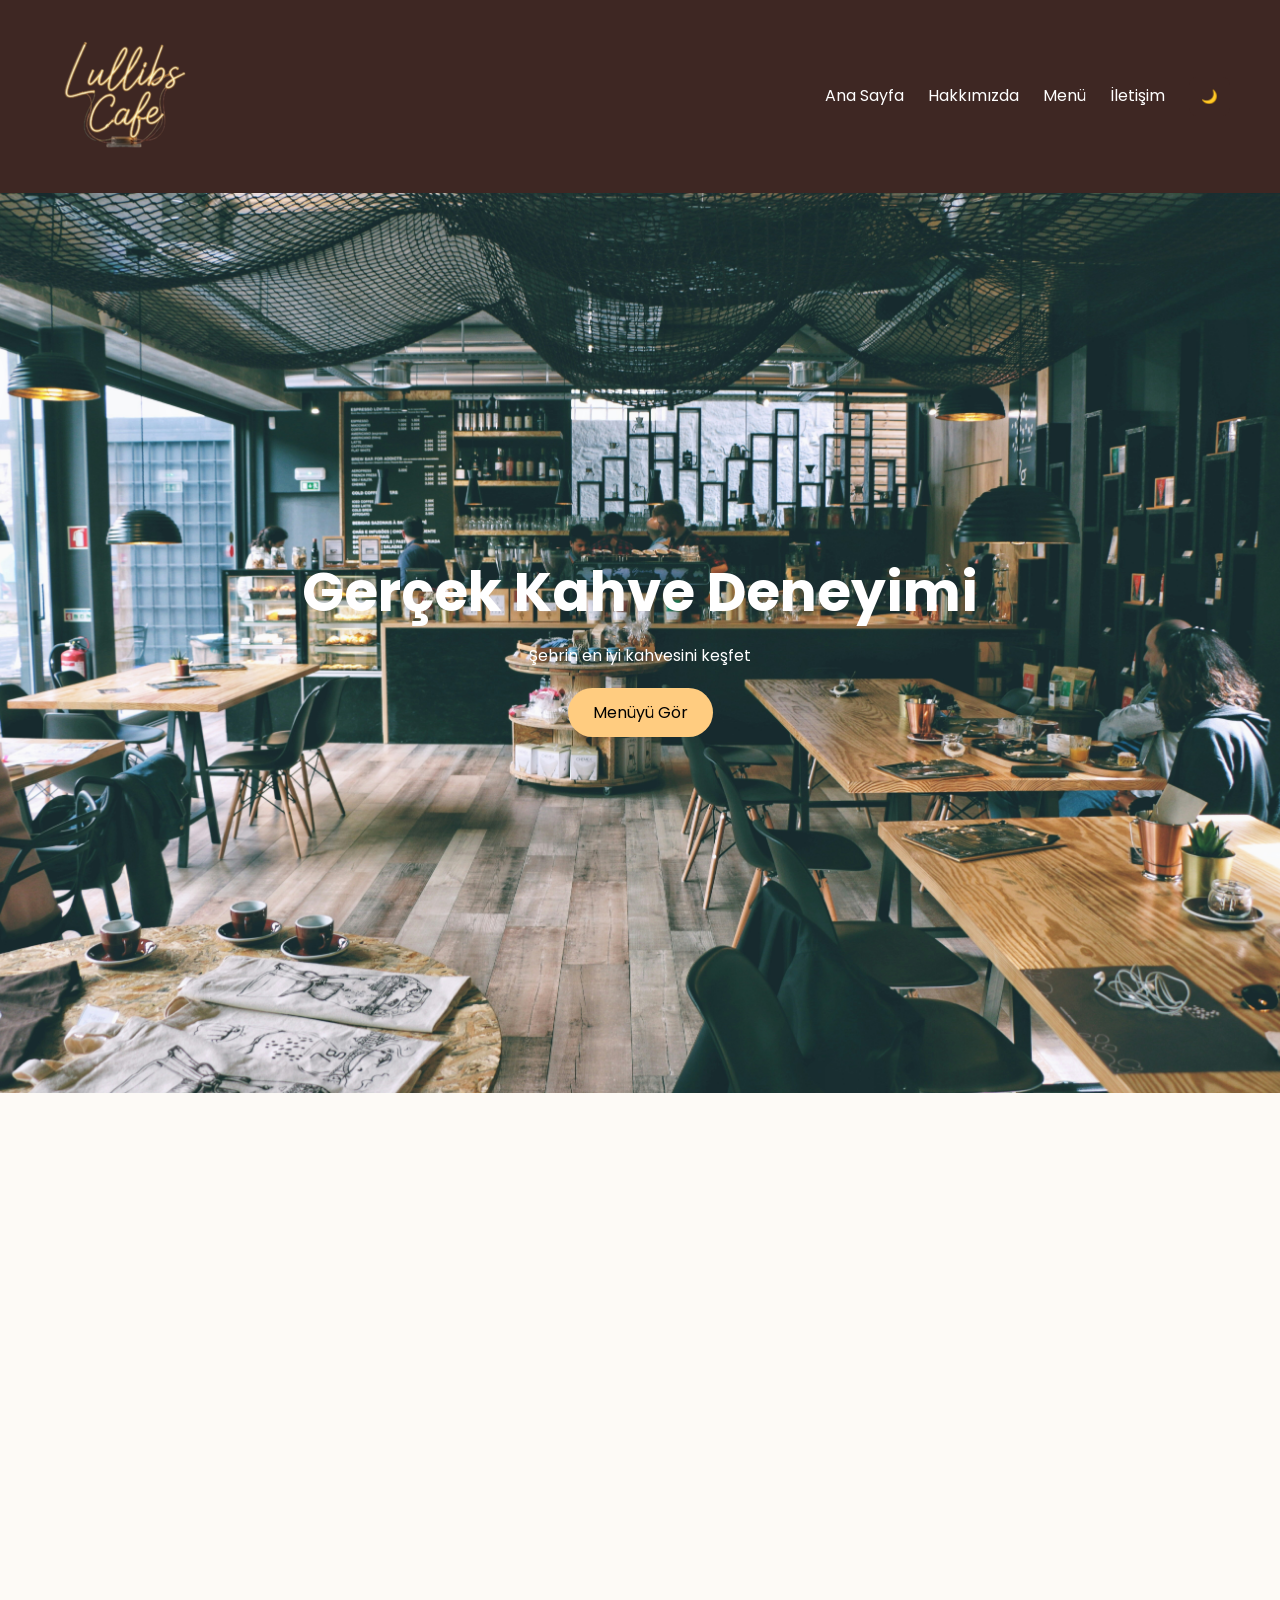
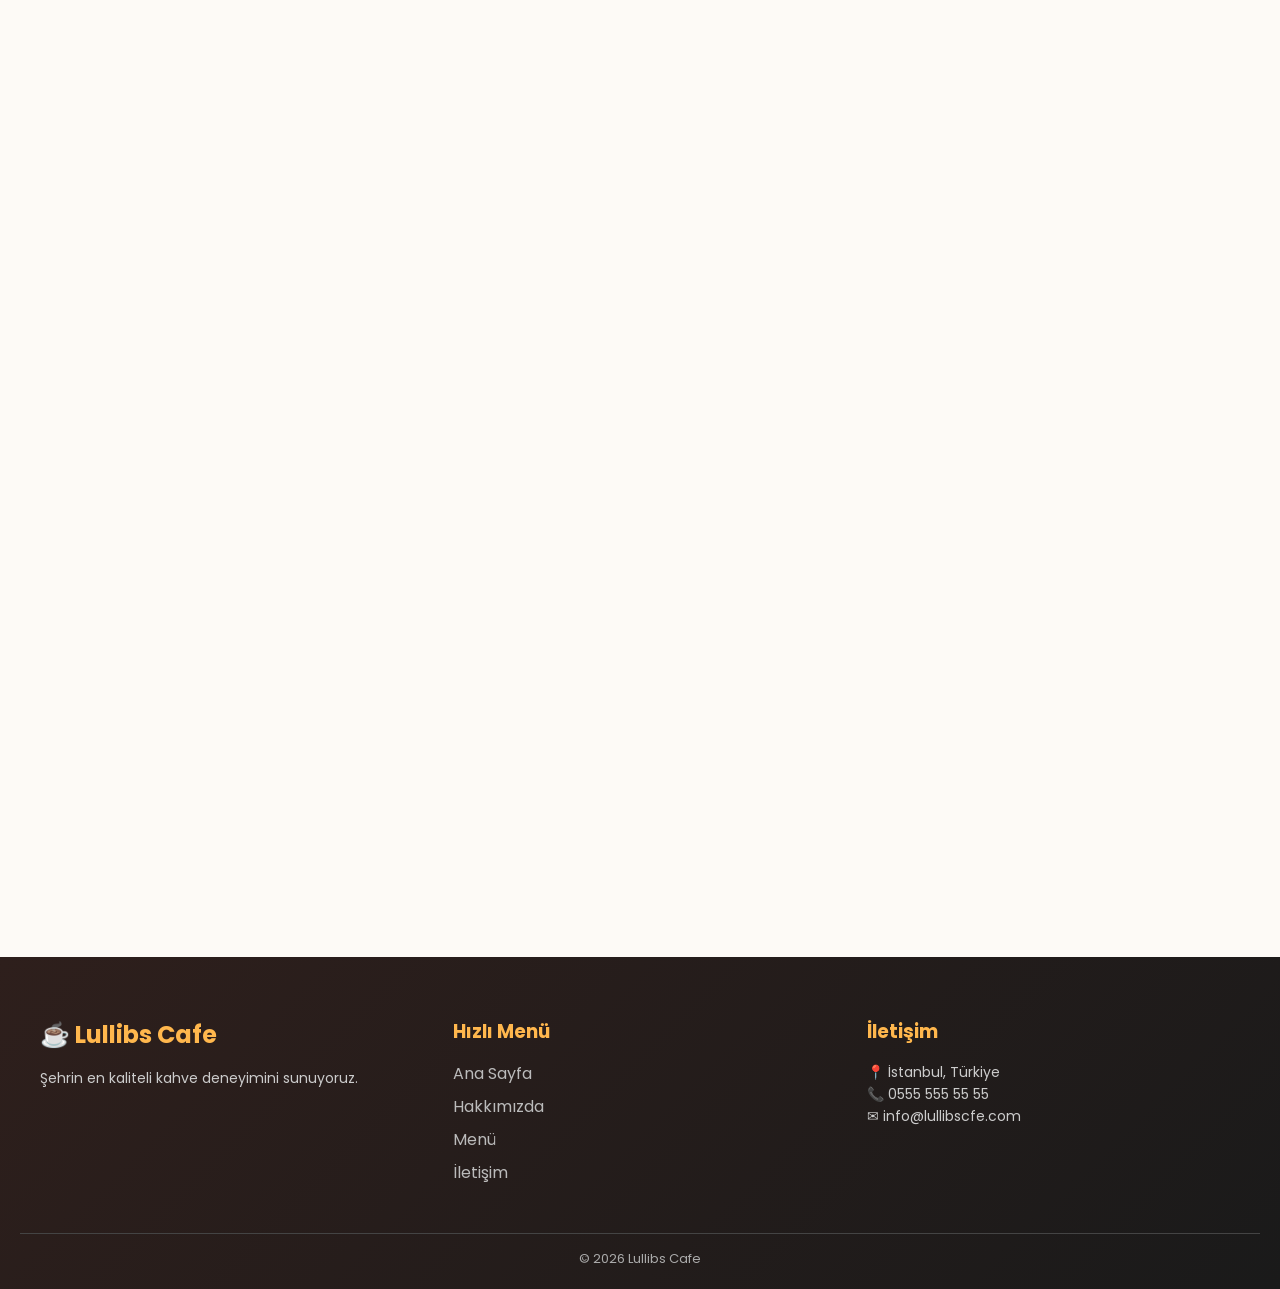
<file: cafe-site/index.html>
<!DOCTYPE html>
<html lang="tr">
<head>
<meta charset="UTF-8">
<title>Lullibs Cafe</title>

<link rel="stylesheet" href="css/style.css">

<link href="https://fonts.googleapis.com/css2?family=Poppins:wght@300;500;700&display=swap" rel="stylesheet">
<link rel="stylesheet" href="https://unpkg.com/aos@2.3.1/dist/aos.css" />
<link rel="icon" type="image/png" href="images/favicon.png">
</head>
<body>

<header class="header">
    <h1>
  <img src="images/logo.png" alt="logo" class="logo-icon">
</h1>
    
    <nav class="nav">
        <a href="index.html">Ana Sayfa</a>
        <a href="about.html">Hakkımızda</a>
        <a href="menu.html">Menü</a>
        <a href="contact.html">İletişim</a>
        <button id="darkModeToggle">🌙</button>
    </nav>
</header>

<section class="hero">
    <div class="hero-content">
        <h2 class="fade-in">Gerçek Kahve Deneyimi</h2>
        <p class="fade-in">Şehrin en iyi kahvesini keşfet</p>
        <a href="menu.html" class="btn fade-in">Menüyü Gör</a>
    </div>
</section>

<section class="features">
    
    <div class="feature fade-in">
        <h3>☕ Kaliteli Kahve</h3>
        <p>En iyi çekirdekler</p>
    </div>

    <div class="feature fade-in">
        <h3>🍰 Taze Tatlılar</h3>
        <p>Günlük üretim</p>
    </div>

    <div class="feature fade-in">
        <h3>📶 Rahat Ortam</h3>
        <p>Çalışmak ve dinlenmek için ideal</p>
    </div>

    <div class="feature fade-in">
        <h3>💸 Ekonomik Fiyatlar</h3>
        <p>Bütçeni yormaz, keyfini kaçırmaz</p>
    </div>

    <div class="feature fade-in">
        <h3>⚡ Hızlı Servis</h3>
        <p>Beklemeden, anında keyif</p>
    </div>

    <div class="feature fade-in">
        <h3>📶 Güçlü Wi-Fi</h3>
        <p>Kesintisiz bağlantı keyfi</p>
    </div>

</section>

<!-- 🔥 YENİ EKLENDİ: GÜNÜN MENÜSÜ -->
<section class="menu-highlight fade-in">
    <h2>🔥 Günün Önerisi</h2>
    <p>Latte + Cheesecake sadece 120₺</p>
</section>


<section class="gallery fade-in">
    <img src="images/nathan-dumlao-_Wm6mhXO9rk-unsplash.jpg">
    <img src="images/kobby-mendez-2YuuSQlgoPA-unsplash.jpg">
    <img src="images/marianna-ole-4El3DUkQs2g-unsplash.jpg">
</section>


<section class="reviews fade-in">
    <h2>💬 Müşteri Yorumları</h2>

    <div class="review">
        <p>"Ortam aşırı rahat, ders çalışmak için harika!"</p>
        <span>- Ahmet</span>
    </div>

    <div class="review">
        <p>"Kahveler efsane, fiyatlar da uygun."</p>
        <span>- Elif</span>
    </div>

</section>

<script src="js/script.js"></script>

<footer class="footer">
    <div class="footer-container">

        <div class="footer-col">
            <h2 class="footer-logo">☕ Lullibs Cafe</h2>
            <p>Şehrin en kaliteli kahve deneyimini sunuyoruz.</p>
        </div>

        <div class="footer-col">
            <h3>Hızlı Menü</h3>
            <a href="index.html">Ana Sayfa</a>
            <a href="about.html">Hakkımızda</a>
            <a href="menu.html">Menü</a>
            <a href="contact.html">İletişim</a>
        </div>

        <div class="footer-col">
            <h3>İletişim</h3>
            <p>📍 İstanbul, Türkiye</p>
            <p>📞 0555 555 55 55</p>
            <p>✉ info@lullibscfe.com</p>
        </div>

    </div>

    <div class="footer-bottom">
        <p>© 2026 Lullibs Cafe</p>
    </div>
</footer>

</body>
</html>
</file>
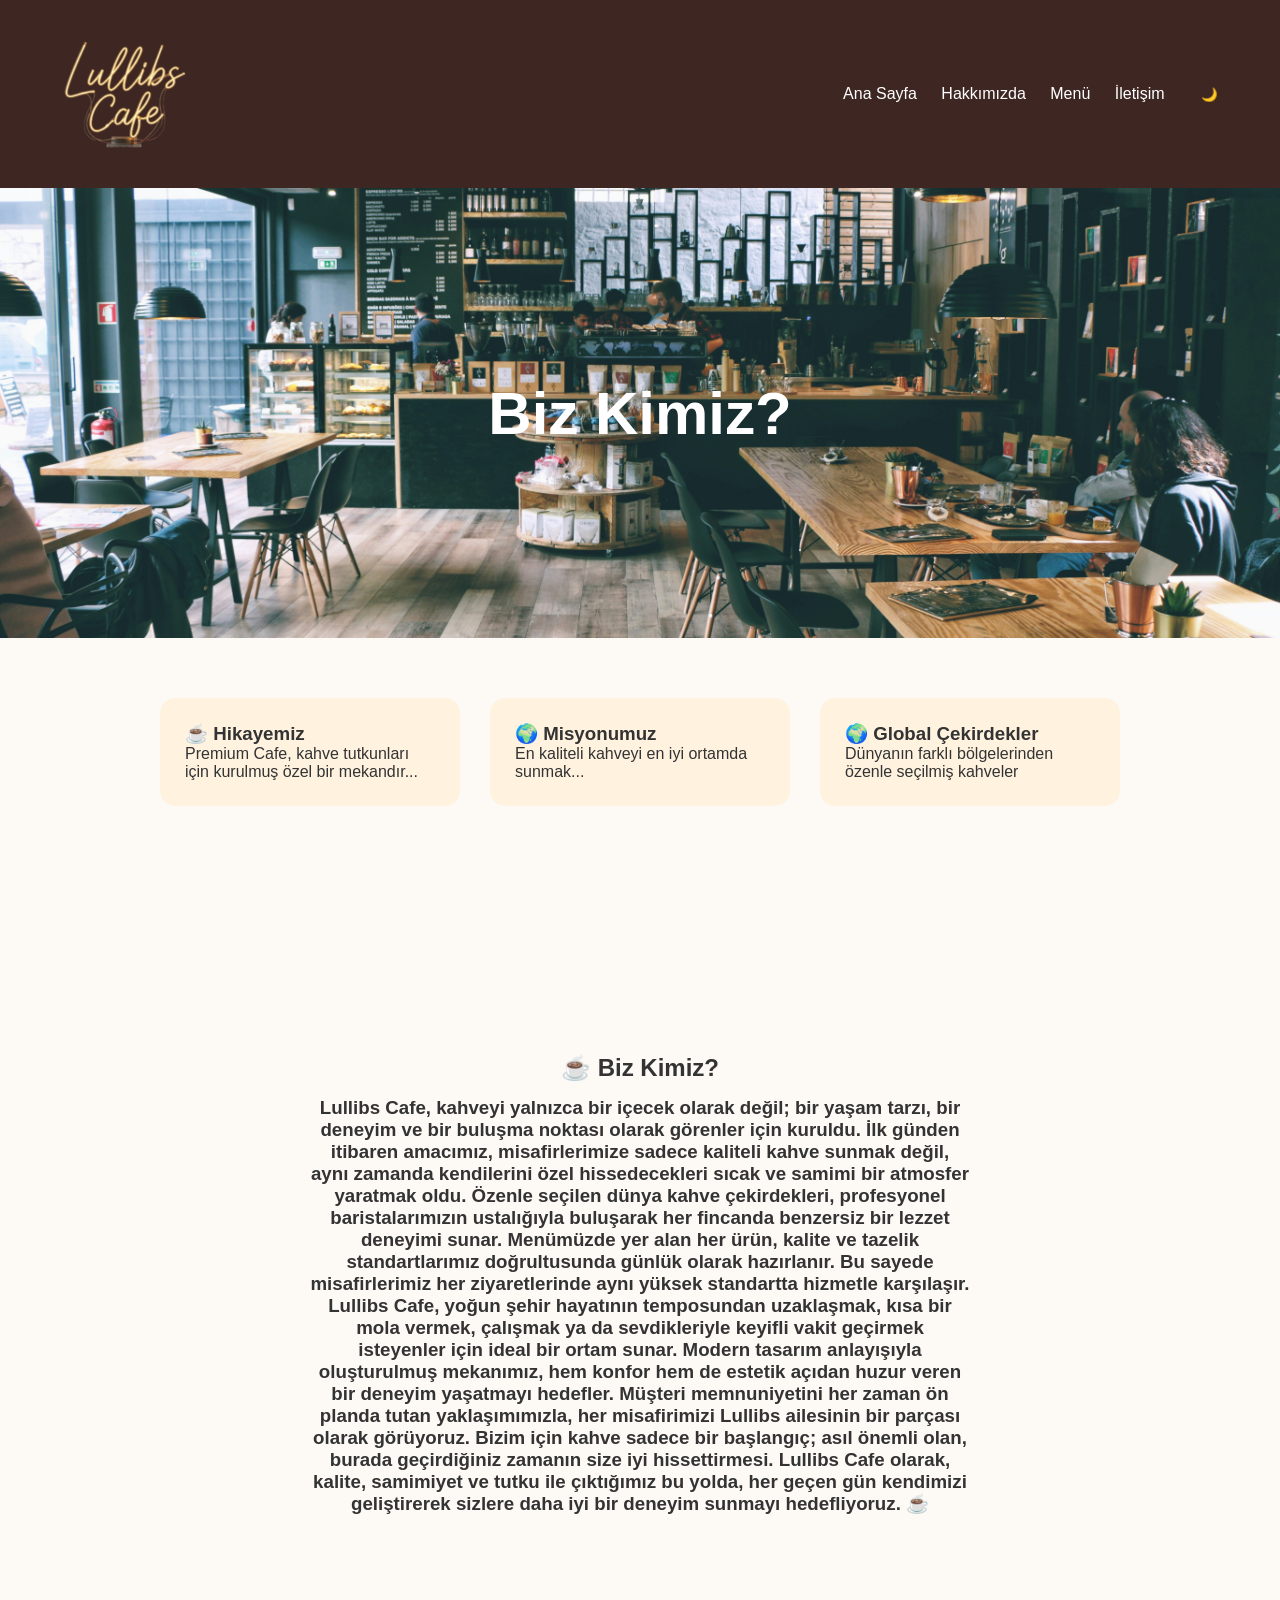
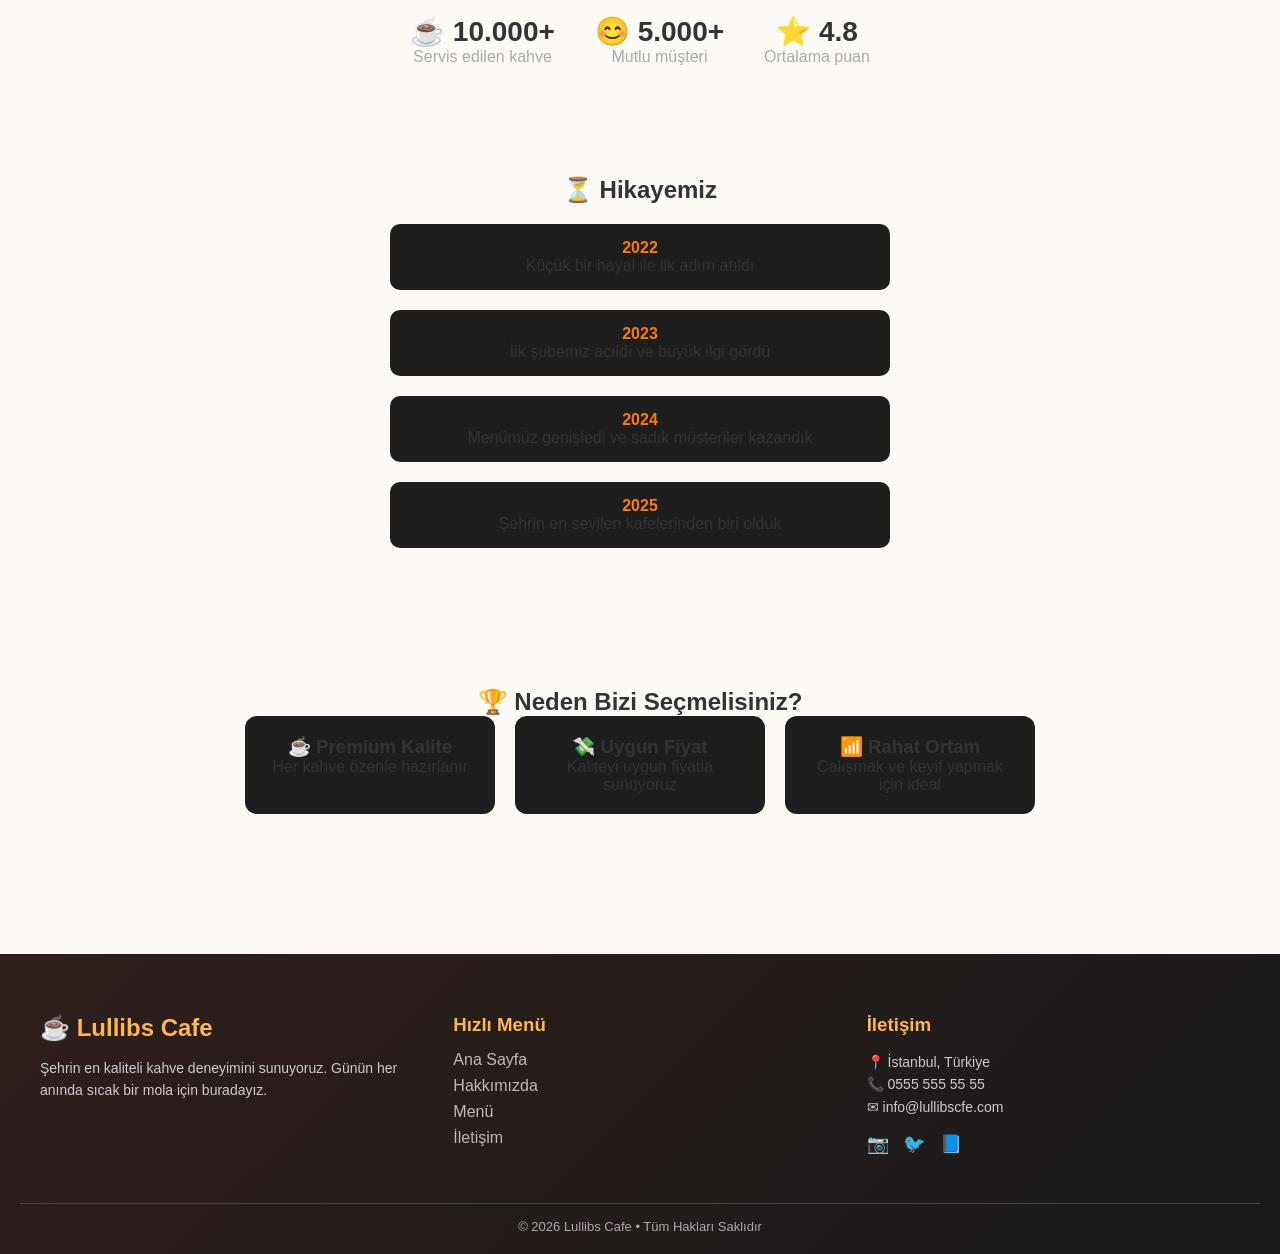
<file: cafe-site/about.html>
<!DOCTYPE html>
<html lang="tr">
<head>
<meta charset="UTF-8">
<title>Hakkımızda</title>
<link rel="stylesheet" href="css/style.css">
<link rel="stylesheet" href="https://unpkg.com/aos@2.3.1/dist/aos.css"/>
<link rel="icon" type="image/png" href="images/favicon.png">
</head>

<body>

<header class="header">
    <h1>
  <img src="images/logo.png" alt="logo" class="logo-icon">
</h1>
    <nav class="nav">
        <a href="index.html">Ana Sayfa</a>
        <a href="about.html">Hakkımızda</a>
        <a href="menu.html">Menü</a>
        <a href="contact.html">İletişim</a>
        <button id="darkModeToggle">🌙</button>
    </nav>
</header>

<section class="about-hero">
    <h2 data-aos="fade-up">Biz Kimiz?</h2>
</section>

<section class="about-content">

    <div class="about-box" data-aos="fade-right">
        <h3>☕ Hikayemiz</h3>
        <p>Premium Cafe, kahve tutkunları için kurulmuş özel bir mekandır...</p>
    </div>

    <div class="about-box" data-aos="fade-left">
        <h3>🌍 Misyonumuz</h3>
        <p>En kaliteli kahveyi en iyi ortamda sunmak...</p>
    </div>

    <div class="about-box" data-aos="fade-left">
     <h3>🌍 Global Çekirdekler</h3>
     <p>Dünyanın farklı bölgelerinden özenle seçilmiş kahveler</p>
    </div>

    <div class="about-box" data-aos="fade-left">
      <h3>🤝 Samimi Hizmet</h3>
      <p>Müşteri memnuniyeti bizim için her şeyden önemli</p>
    </div>

    <div class="about-box" data-aos="fade-left">
      <h3>🧘 Rahat Çalışma Alanı</h3>
      <p>Ders çalışmak ve odaklanmak için özel alanlar</p>
    </div>

</section>

<section class="about-story fade-in">
  <h2>☕ Biz Kimiz?</h2>
  <h3>
    Lullibs Cafe, kahveyi yalnızca bir içecek olarak değil; bir yaşam tarzı, bir deneyim ve bir buluşma noktası olarak görenler için kuruldu. İlk günden itibaren amacımız, misafirlerimize sadece kaliteli kahve sunmak değil, aynı zamanda kendilerini özel hissedecekleri sıcak ve samimi bir atmosfer yaratmak oldu.

Özenle seçilen dünya kahve çekirdekleri, profesyonel baristalarımızın ustalığıyla buluşarak her fincanda benzersiz bir lezzet deneyimi sunar. Menümüzde yer alan her ürün, kalite ve tazelik standartlarımız doğrultusunda günlük olarak hazırlanır. Bu sayede misafirlerimiz her ziyaretlerinde aynı yüksek standartta hizmetle karşılaşır.

Lullibs Cafe, yoğun şehir hayatının temposundan uzaklaşmak, kısa bir mola vermek, çalışmak ya da sevdikleriyle keyifli vakit geçirmek isteyenler için ideal bir ortam sunar. Modern tasarım anlayışıyla oluşturulmuş mekanımız, hem konfor hem de estetik açıdan huzur veren bir deneyim yaşatmayı hedefler.

Müşteri memnuniyetini her zaman ön planda tutan yaklaşımımızla, her misafirimizi Lullibs ailesinin bir parçası olarak görüyoruz. Bizim için kahve sadece bir başlangıç; asıl önemli olan, burada geçirdiğiniz zamanın size iyi hissettirmesi.

Lullibs Cafe olarak, kalite, samimiyet ve tutku ile çıktığımız bu yolda, her geçen gün kendimizi geliştirerek sizlere daha iyi bir deneyim sunmayı hedefliyoruz. ☕
  </h3>
</section>

<section class="about-stats fade-in">

  <div class="stat">
    <h3>☕ 10.000+</h3>
    <p>Servis edilen kahve</p>
  </div>

  <div class="stat">
    <h3>😊 5.000+</h3>
    <p>Mutlu müşteri</p>
  </div>

  <div class="stat">
    <h3>⭐ 4.8</h3>
    <p>Ortalama puan</p>
  </div>

</section>

<section class="timeline fade-in">

  <h2>⏳ Hikayemiz</h2>

  <div class="timeline-item">
    <span>2022</span>
    <p>Küçük bir hayal ile ilk adım atıldı</p>
  </div>

  <div class="timeline-item">
    <span>2023</span>
    <p>İlk şubemiz açıldı ve büyük ilgi gördü</p>
  </div>

  <div class="timeline-item">
    <span>2024</span>
    <p>Menümüz genişledi ve sadık müşteriler kazandık</p>
  </div>

  <div class="timeline-item">
    <span>2025</span>
    <p>Şehrin en sevilen kafelerinden biri olduk</p>
  </div>

</section>

<section class="why-us fade-in">

  <h2>🏆 Neden Bizi Seçmelisiniz?</h2>

  <div class="why-container">

    <div class="why-box">
      <h3>☕ Premium Kalite</h3>
      <p>Her kahve özenle hazırlanır</p>
    </div>

    <div class="why-box">
      <h3>💸 Uygun Fiyat</h3>
      <p>Kaliteyi uygun fiyatla sunuyoruz</p>
    </div>

    <div class="why-box">
      <h3>📶 Rahat Ortam</h3>
      <p>Çalışmak ve keyif yapmak için ideal</p>
    </div>

  </div>

</section>

<script src="js/script.js"></script>
<script src="https://unpkg.com/aos@2.3.1/dist/aos.js"></script>
<script>AOS.init();</script>

<footer class="footer">
    <div class="footer-container">

        
        <div class="footer-col">
            <h2 class="footer-logo">☕ Lullibs Cafe</h2>
            <p>Şehrin en kaliteli kahve deneyimini sunuyoruz. 
            Günün her anında sıcak bir mola için buradayız.</p>
        </div>

        
        <div class="footer-col">
            <h3>Hızlı Menü</h3>
            <a href="index.html">Ana Sayfa</a>
            <a href="about.html">Hakkımızda</a>
            <a href="menu.html">Menü</a>
            <a href="contact.html">İletişim</a>
        </div>

        
        <div class="footer-col">
            <h3>İletişim</h3>
            <p>📍 İstanbul, Türkiye</p>
            <p>📞 0555 555 55 55</p>
            <p>✉ info@lullibscfe.com</p>

            <div class="socials">
                <a href="#">📷</a>
                <a href="#">🐦</a>
                <a href="#">📘</a>
            </div>
        </div>

    </div>

    
    <div class="footer-bottom">
        <p>© 2026 Lullibs Cafe • Tüm Hakları Saklıdır</p>
    </div>
</footer>

</body>
</html>
</file>
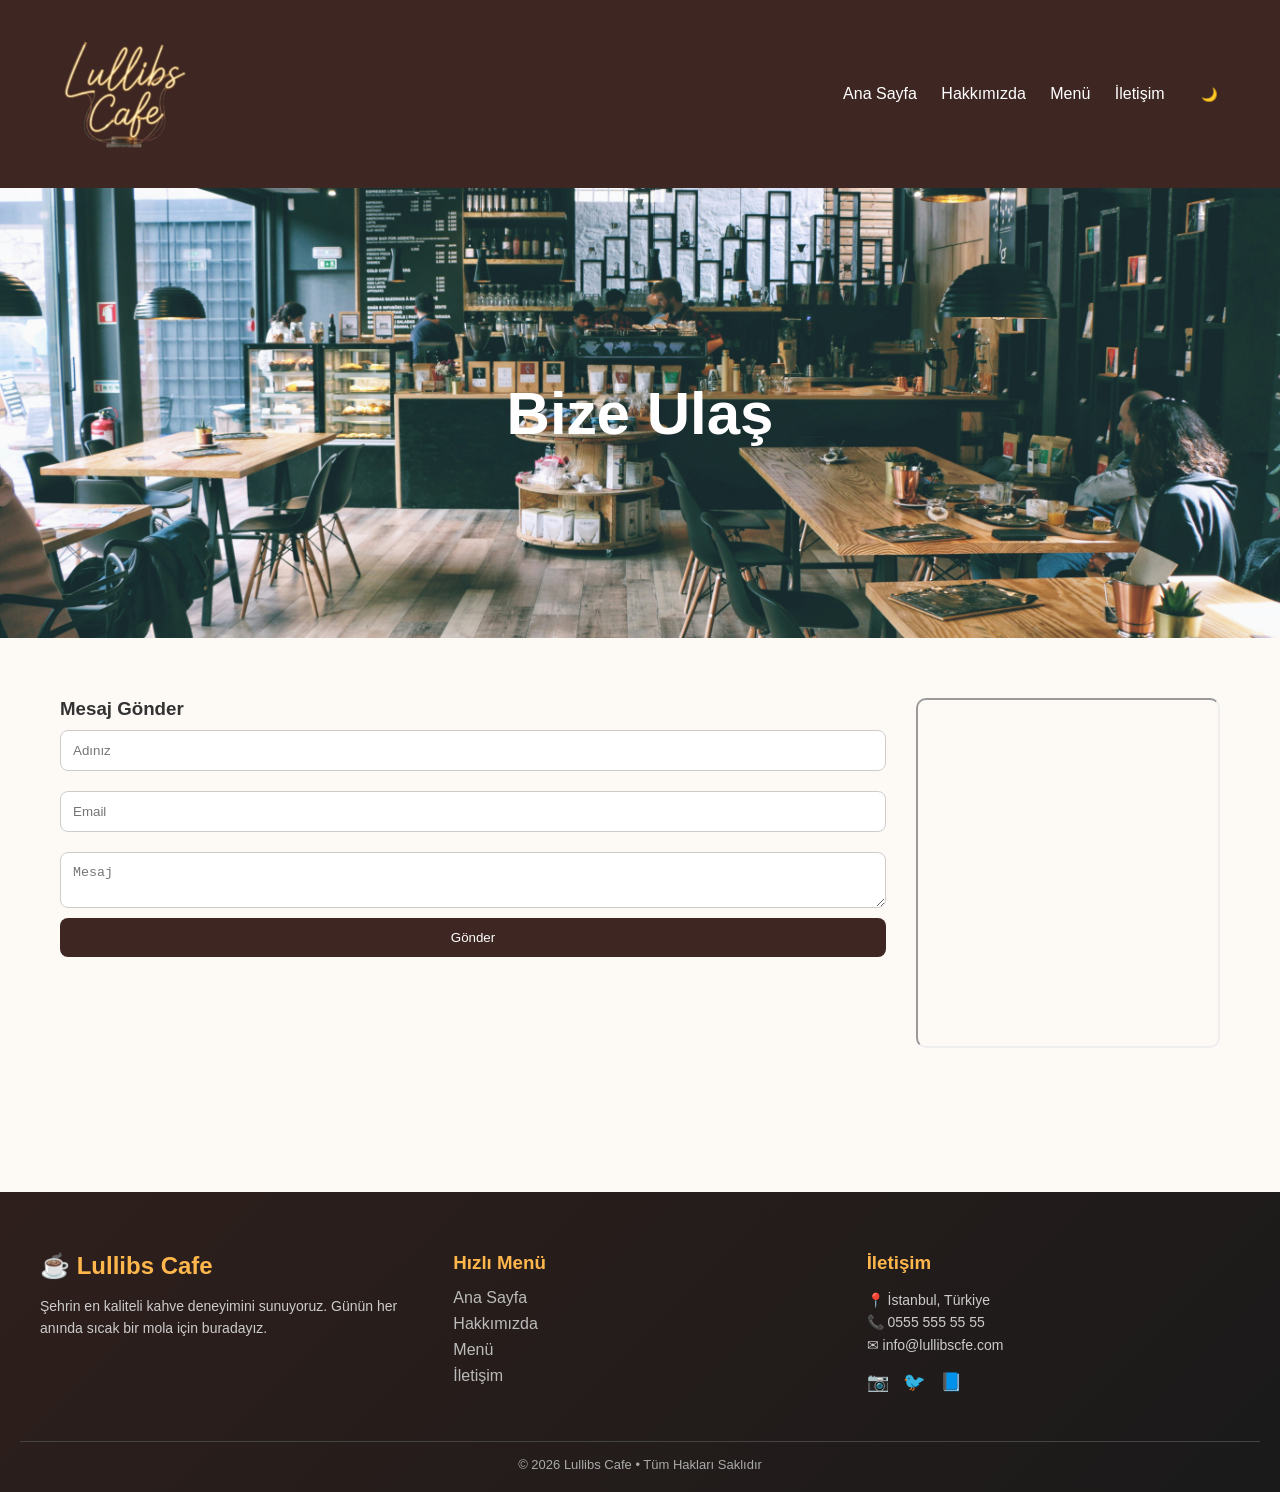
<file: cafe-site/contact.html>
<!DOCTYPE html>
<html lang="tr">
<head>
<meta charset="UTF-8">
<title>İletişim</title>
<link rel="stylesheet" href="css/style.css">
<link rel="stylesheet" href="https://unpkg.com/aos@2.3.1/dist/aos.css"/>
<link rel="icon" type="image/png" href="images/favicon.png">
</head>

<body>

<header class="header">
    <h1>
  <img src="images/logo.png" alt="logo" class="logo-icon">
</h1>
    <nav class="nav">
        <a href="index.html">Ana Sayfa</a>
        <a href="about.html">Hakkımızda</a>
        <a href="menu.html">Menü</a>
        <a href="contact.html">İletişim</a>
        <button id="darkModeToggle">🌙</button>
    </nav>
</header>

<section class="contact-hero">
    <h2 data-aos="fade-down">Bize Ulaş</h2>
</section>

<section class="contact-wrapper">

    <div class="contact-form" data-aos="fade-right">
        <h3>Mesaj Gönder</h3>
        <form>
            <input type="text" placeholder="Adınız">
            <input type="email" placeholder="Email">
            <textarea placeholder="Mesaj"></textarea>
            <button>Gönder</button>
        </form>
    </div>

    <div class="contact-map" data-aos="fade-left">
        <iframe src="https://www.google.com/maps?q=istanbul&output=embed"></iframe>
    </div>

</section>

<script src="js/script.js"></script>
<script src="https://unpkg.com/aos@2.3.1/dist/aos.js"></script>
<script>AOS.init();</script>

<footer class="footer">
    <div class="footer-container">

       
        <div class="footer-col">
            <h2 class="footer-logo">☕ Lullibs Cafe</h2>
            <p>Şehrin en kaliteli kahve deneyimini sunuyoruz. 
            Günün her anında sıcak bir mola için buradayız.</p>
        </div>

        
        <div class="footer-col">
            <h3>Hızlı Menü</h3>
            <a href="index.html">Ana Sayfa</a>
            <a href="about.html">Hakkımızda</a>
            <a href="menu.html">Menü</a>
            <a href="contact.html">İletişim</a>
        </div>

       
        <div class="footer-col">
            <h3>İletişim</h3>
            <p>📍 İstanbul, Türkiye</p>
            <p>📞 0555 555 55 55</p>
            <p>✉ info@lullibscfe.com</p>

            <div class="socials">
                <a href="#">📷</a>
                <a href="#">🐦</a>
                <a href="#">📘</a>
            </div>
        </div>

    </div>

    
    <div class="footer-bottom">
        <p>© 2026 Lullibs Cafe • Tüm Hakları Saklıdır</p>
    </div>
</footer>

</body>
</html>
</file>
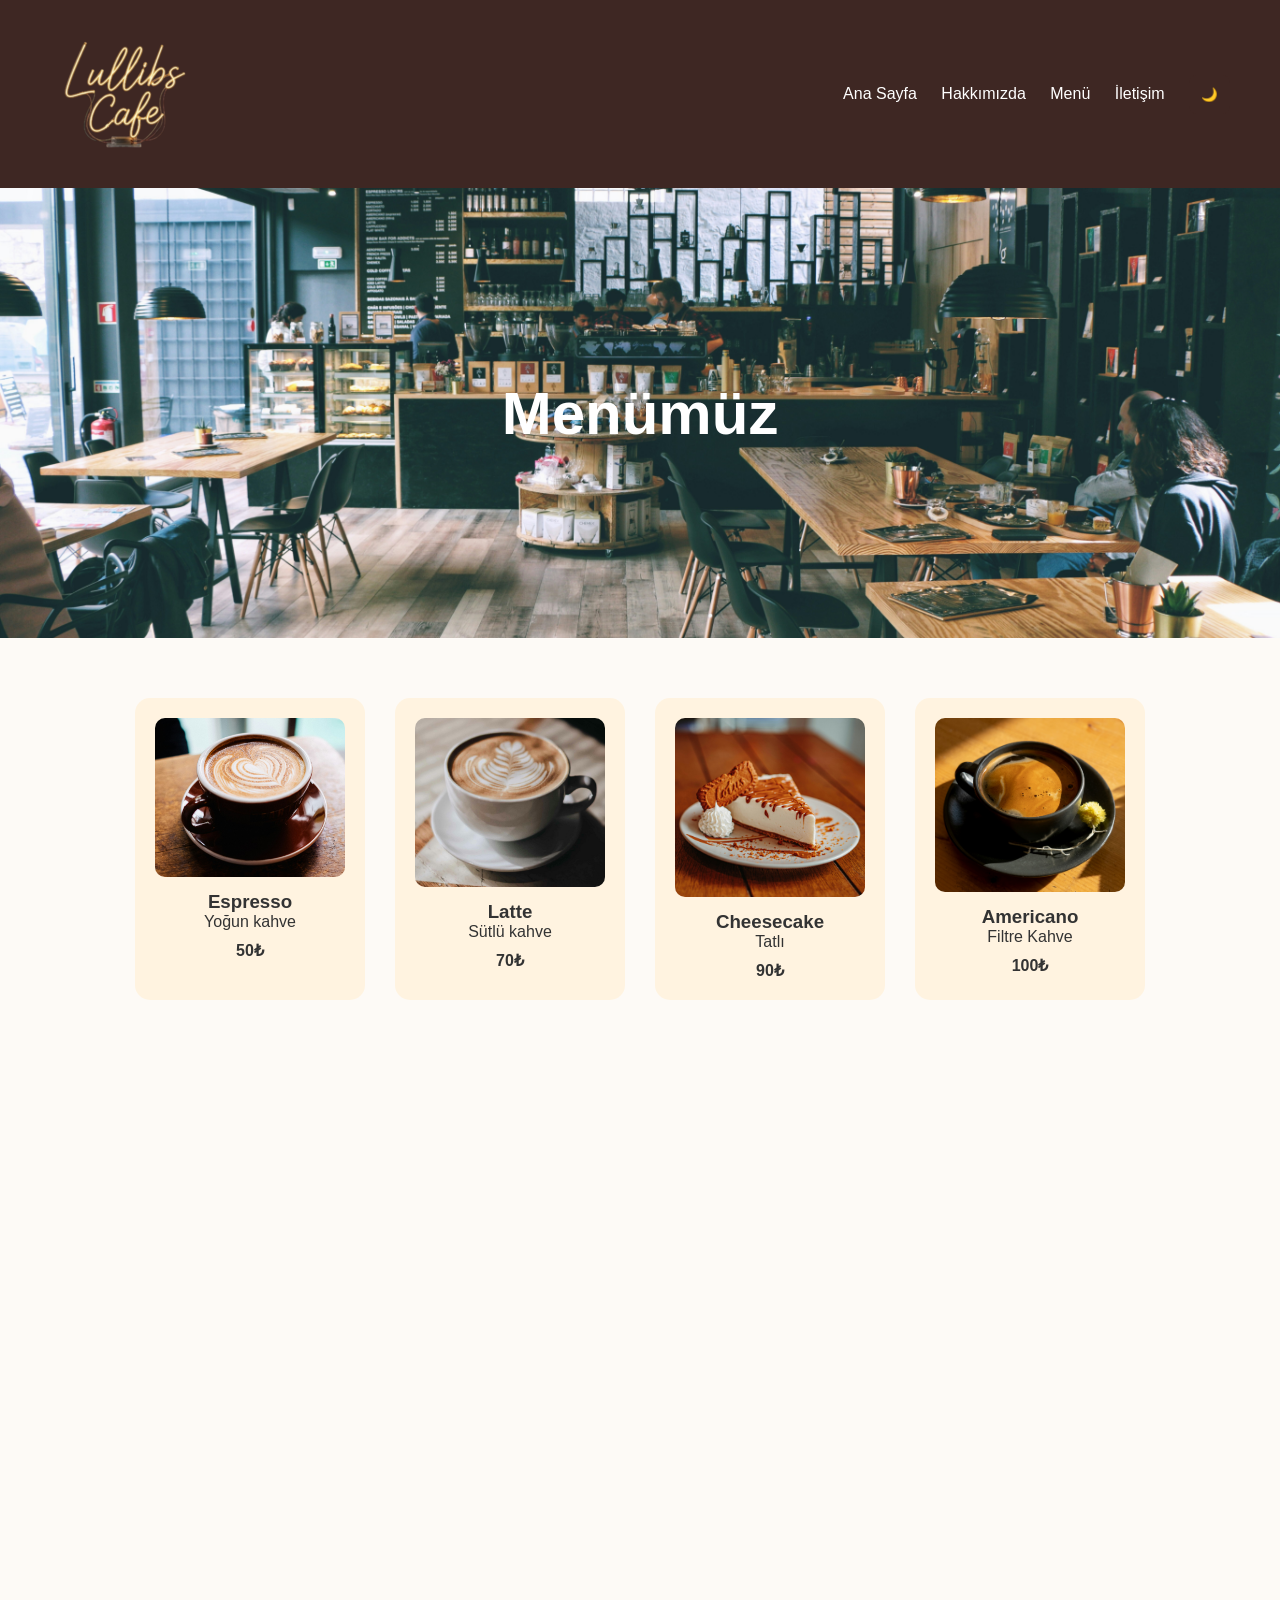
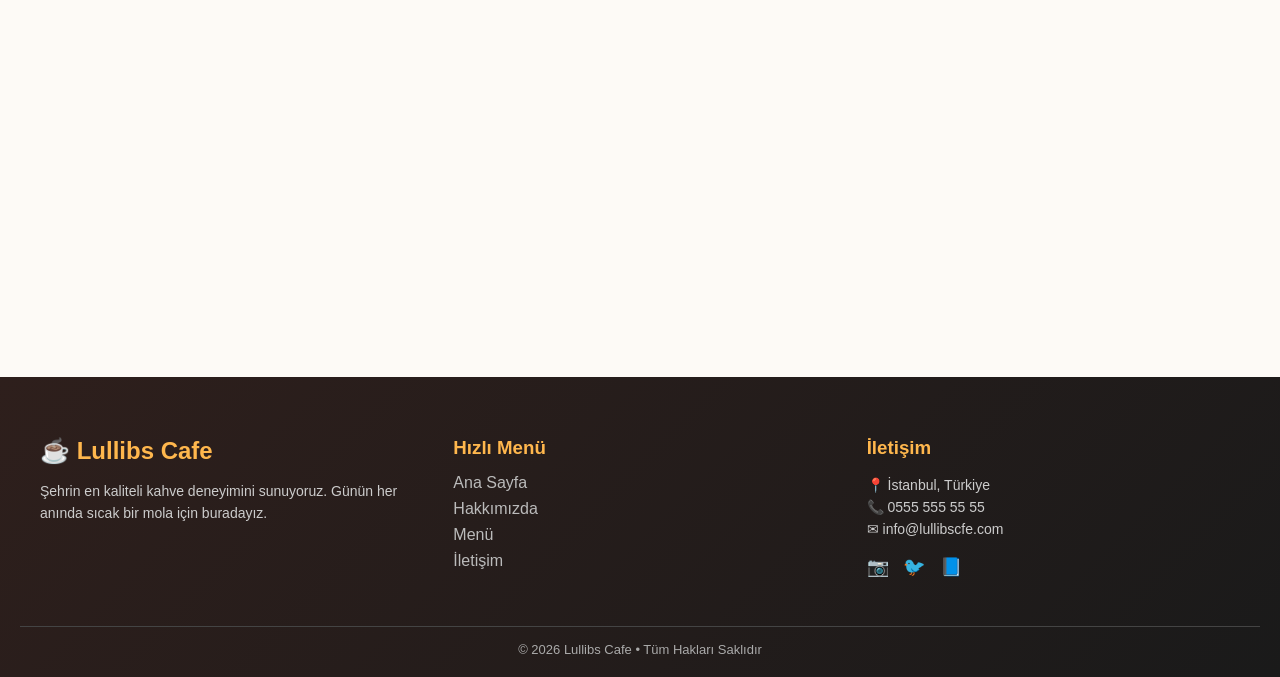
<file: cafe-site/menu.html>
<!DOCTYPE html>
<html lang="tr">
<head>
<meta charset="UTF-8">
<title>Menü</title>
<link rel="stylesheet" href="css/style.css">
<link rel="stylesheet" href="https://unpkg.com/aos@2.3.1/dist/aos.css"/>
<link rel="icon" type="image/png" href="images/favicon.png">
</head>

<body>

<header class="header">
    <h1>
  <img src="images/logo.png" alt="logo" class="logo-icon">
</h1>
    <nav class="nav">
        <a href="index.html">Ana Sayfa</a>
        <a href="about.html">Hakkımızda</a>
        <a href="menu.html">Menü</a>
        <a href="contact.html">İletişim</a>
        <button id="darkModeToggle">🌙</button>
    </nav>
</header>

<section class="menu-hero">
    <h2 data-aos="zoom-in">Menümüz</h2>
</section>

<section class="menu">

    <div class="card" data-aos="fade-up">
        <img src="images/jonas-jacobsson-RFHFV7lVQBY-unsplash.jpg">
        <h3>Espresso</h3>
        <p>Yoğun kahve</p>
        <span>50₺</span>
    </div>

    <div class="card" data-aos="fade-up" data-aos-delay="200">
        <img src="images/tabitha-turner-3n3mPoGko8g-unsplash.jpg">
        <h3>Latte</h3>
        <p>Sütlü kahve</p>
        <span>70₺</span>
    </div>

    <div class="card" data-aos="fade-up" data-aos-delay="400">
        <img src="images/med-wael-laraiedh-hszGPnZGB3A-unsplash.jpg">
        <h3>Cheesecake</h3>
        <p>Tatlı</p>
        <span>90₺</span>
    </div>

    <div class="card" data-aos="fade-up" data-aos-delay="400">
        <img src="images/mehmet-talha-onuk-MBeY2m00Ybc-unsplash.jpg">
        <h3>Americano</h3>
        <p>Filtre Kahve</p>
        <span>100₺</span>
    </div>

    <div class="card" data-aos="fade-up" data-aos-delay="400">
        <img src="images/koushik-pal-C_vE8ZIHJ3Y-unsplash.jpg">
        <h3>Mocha</h3>
        <p>Kahve ve çikolatanın tatlı, zengin uyumudur</p>
        <span>100₺</span>
    </div>

    <div class="card" data-aos="fade-up" data-aos-delay="400">
        <img src="images/tabitha-turner-F0Wd4djYvSA-unsplash.jpg">
        <h3>Iced Latte</h3>
        <p>Buzlu sütlü-kahve</p>
        <span>100₺</span>
    </div>

    <div class="card" data-aos="fade-up" data-aos-delay="400">
        <img src="images/nathan-dumlao-_Wm6mhXO9rk-unsplash.jpg">
        <h3>Ice Americano</h3>
        <p>Buzlu kahve</p>
        <span>100₺</span>
    </div>

    <div class="card" data-aos="fade-up" data-aos-delay="400">
        <img src="images/wade-austin-ellis-yN7prWLW7xg-unsplash.jpg">
        <h3>Cold Brew</h3>
        <p>Soğuk demleme</p>
        <span>100₺</span>
    </div>

    <div class="card" data-aos="fade-up" data-aos-delay="400">
        <img src="images/victor-rutka-4FujjkcI40g-unsplash.jpg">
        <h3>Frappuccino</h3>
        <p>soğuk milkshake</p>
        <span>100₺</span>
    </div>

    <div class="card" data-aos="fade-up" data-aos-delay="400">
        <img src="images/charity-beth-long-_PaXoN4_2s0-unsplash.jpg">
        <h3>Limonata</h3>
        <p>Yeni sıkılmış taze limon suyu</p>
        <span>100₺</span>
    </div>

    <div class="card" data-aos="fade-up" data-aos-delay="400">
        <img src="images/marianna-ole-4El3DUkQs2g-unsplash.jpg">
        <h3>Tiramisu</h3>
        <p>tatlı</p>
        <span>100₺</span>
    </div>

    <div class="card" data-aos="fade-up" data-aos-delay="400">
        <img src="images/kobby-mendez-2YuuSQlgoPA-unsplash.jpg">
        <h3>Waffle</h3>
        <p>Petek hamur</p>
        <span>100₺</span>
    </div>
    

</section>

<script src="js/script.js"></script>
<script src="https://unpkg.com/aos@2.3.1/dist/aos.js"></script>
<script>AOS.init();</script>

<footer class="footer">
    <div class="footer-container">

        
        <div class="footer-col">
            <h2 class="footer-logo">☕ Lullibs Cafe</h2>
            <p>Şehrin en kaliteli kahve deneyimini sunuyoruz. 
            Günün her anında sıcak bir mola için buradayız.</p>
        </div>

       
        <div class="footer-col">
            <h3>Hızlı Menü</h3>
            <a href="index.html">Ana Sayfa</a>
            <a href="about.html">Hakkımızda</a>
            <a href="menu.html">Menü</a>
            <a href="contact.html">İletişim</a>
        </div>

        
        <div class="footer-col">
            <h3>İletişim</h3>
            <p>📍 İstanbul, Türkiye</p>
            <p>📞 0555 555 55 55</p>
            <p>✉ info@lullibscfe.com</p>

            <div class="socials">
                <a href="#">📷</a>
                <a href="#">🐦</a>
                <a href="#">📘</a>
            </div>
        </div>

    </div>

   
    <div class="footer-bottom">
        <p>© 2026 Lullibs Cafe • Tüm Hakları Saklıdır</p>
    </div>
</footer>

</body>
</html>
</file>
<file: cafe-site/css/style.css>
* {
    margin: 0;
    padding: 0;
    box-sizing: border-box;
}


body {
    font-family: 'Poppins', sans-serif;
    background: #fdfaf6;
    color: #333;
    transition: 0.3s;
}


body.dark {
    background: #121212;
    color: white;
}


.header {
    display: flex;
    justify-content: space-between;
    align-items: center;
    padding: 15px 50px;
    background: #3e2723;
    color: white;
    position: sticky;
    top: 0;
    z-index: 1000;
}

.logo {
    font-size: 22px;
}


.nav a {
    margin: 0 10px;
    color: white;
    text-decoration: none;
    position: relative;
}


.nav a::after {
    content: "";
    position: absolute;
    width: 0%;
    height: 2px;
    background: #ffcc80;
    left: 0;
    bottom: -5px;
    transition: 0.3s;
}

.nav a:hover::after {
    width: 100%;
}

.nav button {
    margin-left: 10px;
    cursor: pointer;
}


.hero {
    height: 100vh;
    background: url('../images/cafe.jpg') center/cover no-repeat;
    display: flex;
    justify-content: center;
    align-items: center;
}

.hero-content {
    text-align: center;
    color: white;
}

.hero h2 {
    font-size: 55px;
}

.hero p {
    margin-top: 10px;
}


.btn {
    display: inline-block;
    margin-top: 20px;
    padding: 12px 25px;
    background: #ffcc80;
    color: black;
    text-decoration: none;
    border-radius: 25px;
    transition: 0.3s;
}

.btn:hover {
    transform: scale(1.05);
}


.features {
    display: flex;
    justify-content: center;
    gap: 30px;
    padding: 60px;
    flex-wrap: wrap;
}

.feature {
    background: #fff3e0;
    padding: 25px;
    border-radius: 15px;
    width: 220px;
    text-align: center;
    transition: 0.3s;
}

.feature:hover {
    transform: translateY(-10px);
}


.about-hero,
.menu-hero,
.contact-hero {
    height: 50vh;
    background: url('../images/cafe.jpg') center/cover;
    display: flex;
    justify-content: center;
    align-items: center;
    color: white;
    font-size: 40px;
}


.about-content {
    display: flex;
    gap: 30px;
    padding: 60px;
    justify-content: center;
    flex-wrap: wrap;
}

.about-box {
    background: #fff3e0;
    padding: 25px;
    border-radius: 15px;
    width: 300px;
    transition: 0.3s;
}

.about-box:hover {
    transform: translateY(-10px);
}


.menu {
    display: flex;
    justify-content: center;
    gap: 30px;
    padding: 60px;
    flex-wrap: wrap;
}

.card {
    background: #fff3e0;
    padding: 20px;
    border-radius: 15px;
    width: 230px;
    text-align: center;
    transition: 0.3s;
}

.card img {
    width: 100%;
    border-radius: 10px;
    margin-bottom: 10px;
}

.card span {
    display: block;
    margin-top: 10px;
    font-weight: bold;
}

.card:hover {
    transform: translateY(-10px) scale(1.03);
    box-shadow: 0 10px 30px rgba(0,0,0,0.2);
}


.contact-wrapper {
    display: flex;
    gap: 30px;
    padding: 60px;
    flex-wrap: wrap;
}

.contact-form {
    flex: 1;
}

.contact-form form {
    display: flex;
    flex-direction: column;
}

input,
textarea {
    margin: 10px 0;
    padding: 12px;
    border-radius: 8px;
    border: 1px solid #ccc;
}

button {
    padding: 12px;
    background: #3e2723;
    color: white;
    border: none;
    cursor: pointer;
    border-radius: 8px;
}

button:hover {
    background: #5d4037;
}

.contact-map iframe {
    width: 100%;
    height: 350px;
    border-radius: 10px;
}


.fade-in {
    opacity: 0;
    transform: translateY(30px);
    transition: 0.7s;
}

.fade-in.show {
    opacity: 1;
    transform: translateY(0);
}


body.dark .feature,
body.dark .card,
body.dark .about-box {
    background: #2a2a2a;
}

body.dark input,
body.dark textarea {
    background: #333;
    color: white;
    border: 1px solid #555;
}


@media (max-width: 768px) {

    .header {
        flex-direction: column;
    }

    .features,
    .menu,
    .about-content,
    .contact-wrapper {
        flex-direction: column;
        align-items: center;
    }

    .hero h2 {
        font-size: 35px;
    }

}


.footer {
    background: linear-gradient(135deg, #2e1f1c, #1a1a1a);
    color: #fff;
    padding: 60px 20px 20px;
    margin-top: 80px;
}

.footer-container {
    max-width: 1200px;
    margin: auto;
    display: flex;
    justify-content: space-between;
    flex-wrap: wrap;
    gap: 40px;
}

.footer-col {
    flex: 1;
    min-width: 250px;
}

.footer-logo {
    font-size: 24px;
    margin-bottom: 15px;
    color: #ffb74d;
}

.footer-col h3 {
    margin-bottom: 15px;
    color: #ffb74d;
}

.footer-col p {
    font-size: 14px;
    color: #ccc;
    line-height: 1.6;
}

.footer-col a {
    display: block;
    color: #bbb;
    text-decoration: none;
    margin-bottom: 8px;
    transition: 0.3s;
}

.footer-col a:hover {
    color: #ffb74d;
    transform: translateX(5px);
}


.socials {
    margin-top: 15px;
}

.socials a {
    display: inline-block;
    margin-right: 10px;
    font-size: 18px;
    transition: 0.3s;
}

.socials a:hover {
    transform: scale(1.2);
    color: #ffb74d;
}


.footer-bottom {
    text-align: center;
    border-top: 1px solid #444;
    margin-top: 40px;
    padding-top: 15px;
    font-size: 13px;
    color: #aaa;
}


.menu-highlight {
  background: #ff7a00;
  text-align: center;
  padding: 40px;
  font-size: 22px;
  font-weight: 500;
}


.gallery {
  display: flex;
  justify-content: center;
  gap: 15px;
  padding: 40px;
}

.gallery img {
  width: 250px;
  border-radius: 15px;
  transition: 0.3s;
}

.gallery img:hover {
  transform: scale(1.05);
}


.reviews {
  text-align: center;
  padding: 50px;
}

.review {
  background: #1e1e1e;
  padding: 20px;
  margin: 15px auto;
  border-radius: 12px;
  max-width: 400px;
}

.review span {
  display: block;
  margin-top: 10px;
  color: #aaa;
}

/* Hikaye kısmı */
.about-story {
  text-align: center;
  padding: 50px 20px;
  max-width: 700px;
  margin: auto;
}

.about-story h2 {
  margin-bottom: 15px;
}


.about-stats {
  display: flex;
  justify-content: center;
  gap: 40px;
  padding: 50px;
  text-align: center;
}

.stat h3 {
  font-size: 28px;
}

.stat p {
  color: #aaa;
}


@media (max-width: 768px) {
  .about-stats {
    flex-direction: column;
  }
}


.timeline {
  padding: 60px 20px;
  text-align: center;
}

.timeline-item {
  margin: 20px auto;
  max-width: 500px;
  background: #1e1e1e;
  padding: 15px;
  border-radius: 10px;
}

.timeline-item span {
  font-weight: bold;
  color: #ff7a00;
}


.why-us {
  padding: 60px 20px;
  text-align: center;
}

.why-container {
  display: flex;
  justify-content: center;
  gap: 20px;
  flex-wrap: wrap;
}

.why-box {
  background: #1e1e1e;
  padding: 20px;
  border-radius: 12px;
  width: 250px;
  transition: 0.3s;
}

.why-box:hover {
  transform: translateY(-5px);
  background: #2a2a2a;
}
</file>
